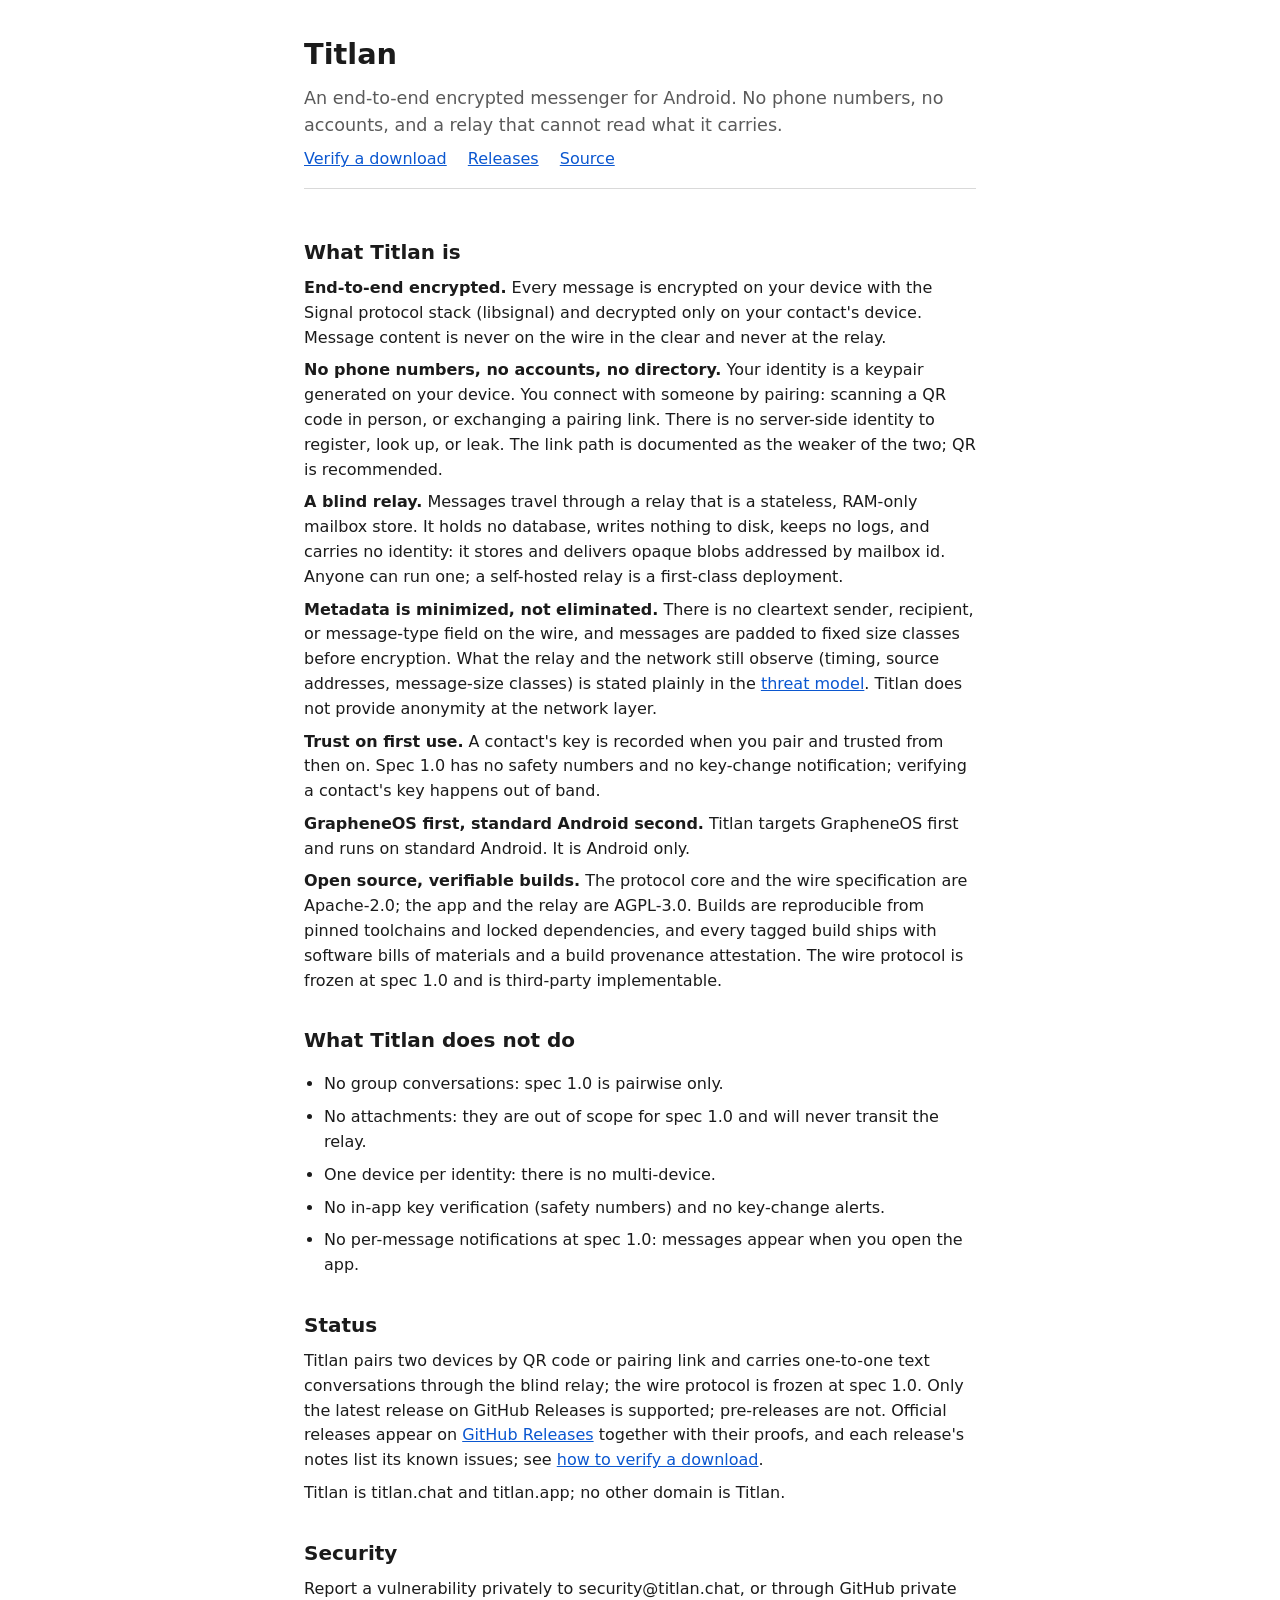
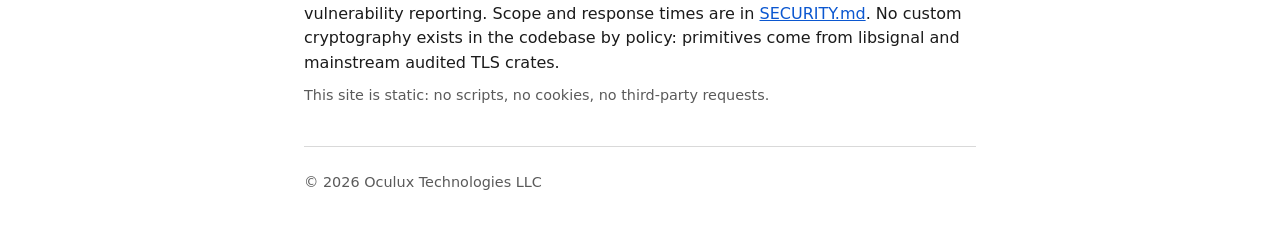
<file: site/index.html>
<!-- SPDX-License-Identifier: AGPL-3.0-only -->
<!-- SPDX-FileCopyrightText: 2026 Oculux Technologies LLC -->
<!DOCTYPE html>
<html lang="en">
<head>
  <meta charset="utf-8">
  <meta name="viewport" content="width=device-width, initial-scale=1">
  <meta name="color-scheme" content="light dark">
  <title>Titlan</title>
  <link rel="stylesheet" href="style.css">
</head>
<body>
  <header>
    <h1>Titlan</h1>
    <p class="lead">An end-to-end encrypted messenger for Android. No phone numbers, no accounts, and a relay that cannot read what it carries.</p>
    <nav>
      <a href="verify.html">Verify a download</a>
      <a href="https://github.com/Titlan-chat/titlan/releases">Releases</a>
      <a href="https://github.com/Titlan-chat/titlan">Source</a>
    </nav>
  </header>
  <main>
    <h2>What Titlan is</h2>
    <p><strong>End-to-end encrypted.</strong> Every message is encrypted on your device with the Signal protocol stack (libsignal) and decrypted only on your contact's device. Message content is never on the wire in the clear and never at the relay.</p>
    <p><strong>No phone numbers, no accounts, no directory.</strong> Your identity is a keypair generated on your device. You connect with someone by pairing: scanning a QR code in person, or exchanging a pairing link. There is no server-side identity to register, look up, or leak. The link path is documented as the weaker of the two; QR is recommended.</p>
    <p><strong>A blind relay.</strong> Messages travel through a relay that is a stateless, RAM-only mailbox store. It holds no database, writes nothing to disk, keeps no logs, and carries no identity: it stores and delivers opaque blobs addressed by mailbox id. Anyone can run one; a self-hosted relay is a first-class deployment.</p>
    <p><strong>Metadata is minimized, not eliminated.</strong> There is no cleartext sender, recipient, or message-type field on the wire, and messages are padded to fixed size classes before encryption. What the relay and the network still observe (timing, source addresses, message-size classes) is stated plainly in the <a href="https://github.com/Titlan-chat/titlan/blob/main/docs/threat-model.md">threat model</a>. Titlan does not provide anonymity at the network layer.</p>
    <p><strong>Trust on first use.</strong> A contact's key is recorded when you pair and trusted from then on. Spec 1.0 has no safety numbers and no key-change notification; verifying a contact's key happens out of band.</p>
    <p><strong>GrapheneOS first, standard Android second.</strong> Titlan targets GrapheneOS first and runs on standard Android. It is Android only.</p>
    <p><strong>Open source, verifiable builds.</strong> The protocol core and the wire specification are Apache-2.0; the app and the relay are AGPL-3.0. Builds are reproducible from pinned toolchains and locked dependencies, and every tagged build ships with software bills of materials and a build provenance attestation. The wire protocol is frozen at spec 1.0 and is third-party implementable.</p>
    <h2>What Titlan does not do</h2>
    <ul>
      <li>No group conversations: spec 1.0 is pairwise only.</li>
      <li>No attachments: they are out of scope for spec 1.0 and will never transit the relay.</li>
      <li>One device per identity: there is no multi-device.</li>
      <li>No in-app key verification (safety numbers) and no key-change alerts.</li>
      <li>No per-message notifications at spec 1.0: messages appear when you open the app.</li>
    </ul>
    <h2>Status</h2>
    <p>Titlan pairs two devices by QR code or pairing link and carries one-to-one text conversations through the blind relay; the wire protocol is frozen at spec 1.0. Only the latest release on GitHub Releases is supported; pre-releases are not. Official releases appear on <a href="https://github.com/Titlan-chat/titlan/releases">GitHub Releases</a> together with their proofs, and each release's notes list its known issues; see <a href="verify.html">how to verify a download</a>.</p>
    <p>Titlan is titlan.chat and titlan.app; no other domain is Titlan.</p>
    <h2>Security</h2>
    <p>Report a vulnerability privately to <!--email_off-->security@titlan.chat<!--email_on-->, or through GitHub private vulnerability reporting. Scope and response times are in <a href="https://github.com/Titlan-chat/titlan/blob/main/SECURITY.md">SECURITY.md</a>. No custom cryptography exists in the codebase by policy: primitives come from libsignal and mainstream audited TLS crates.</p>
    <p class="note">This site is static: no scripts, no cookies, no third-party requests.</p>
  </main>
  <footer>
    <p>© 2026 Oculux Technologies LLC</p>
  </footer>
</body>
</html>
</file>
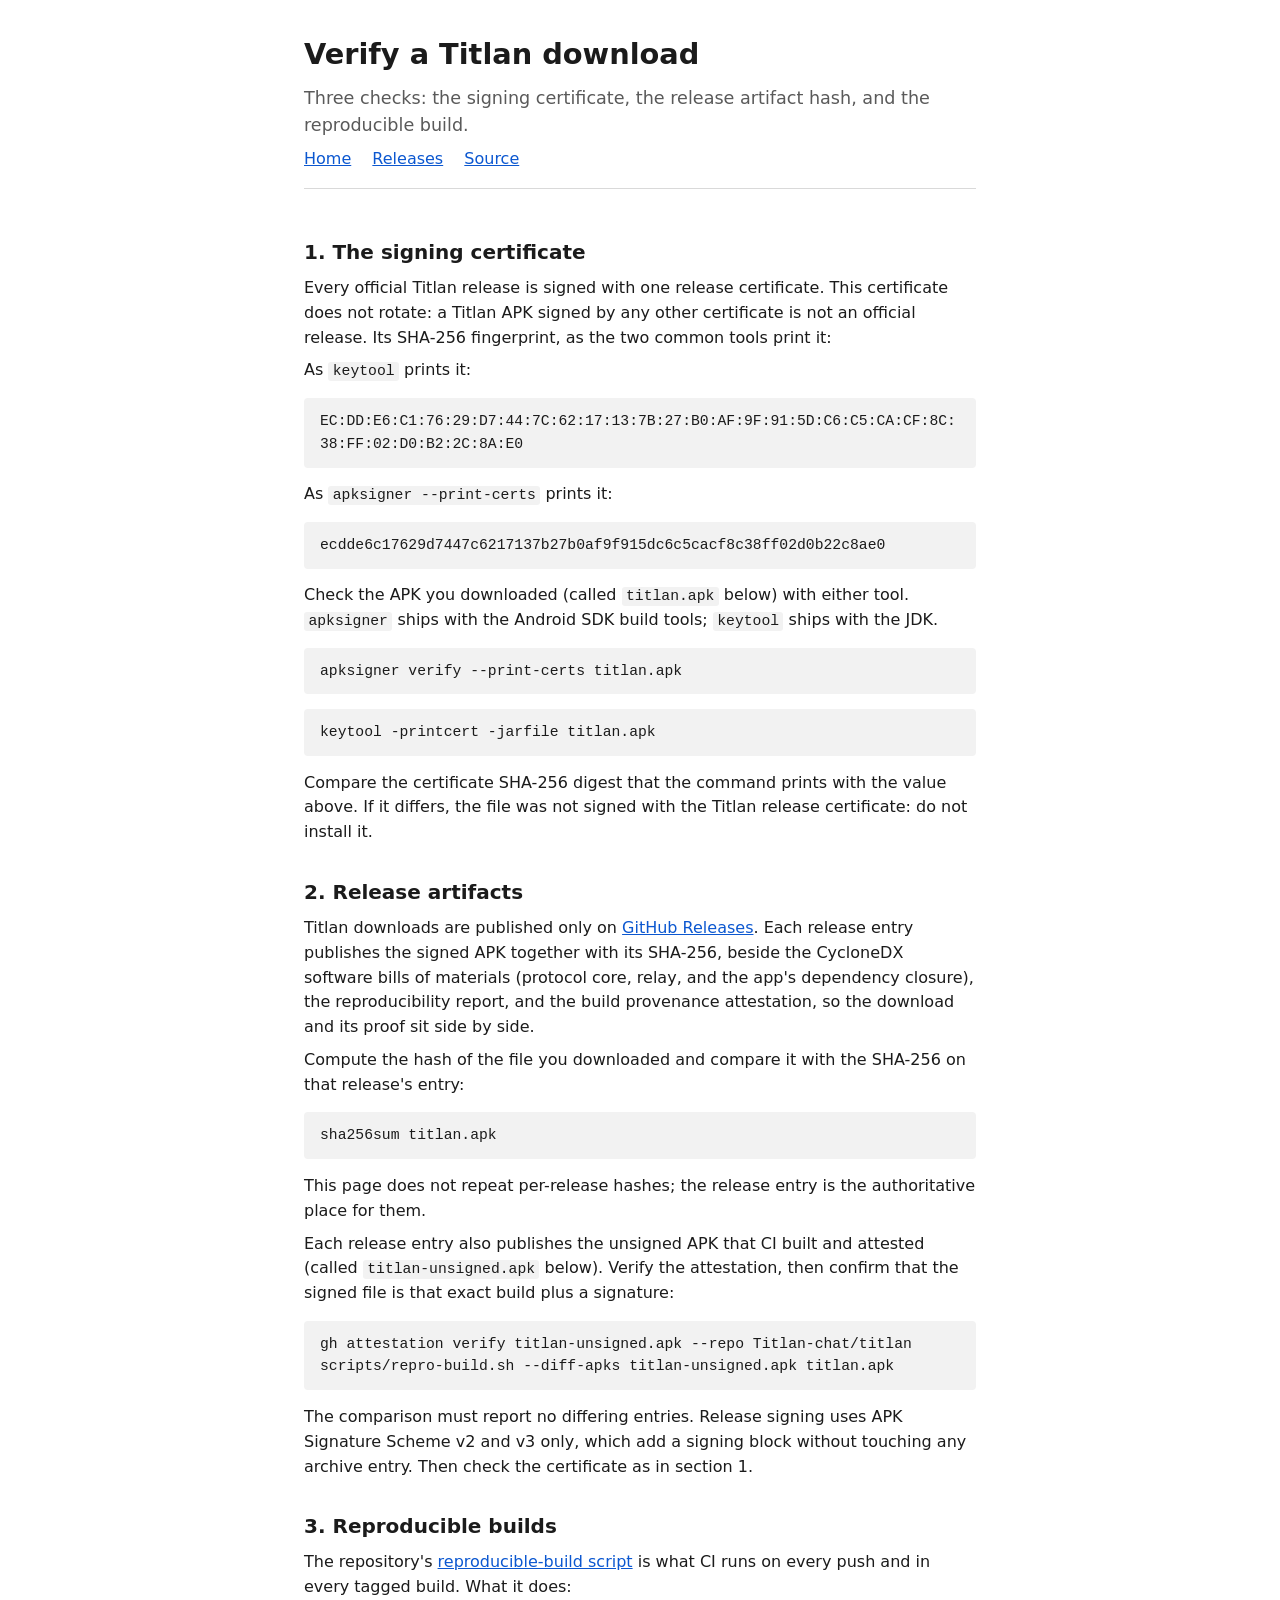
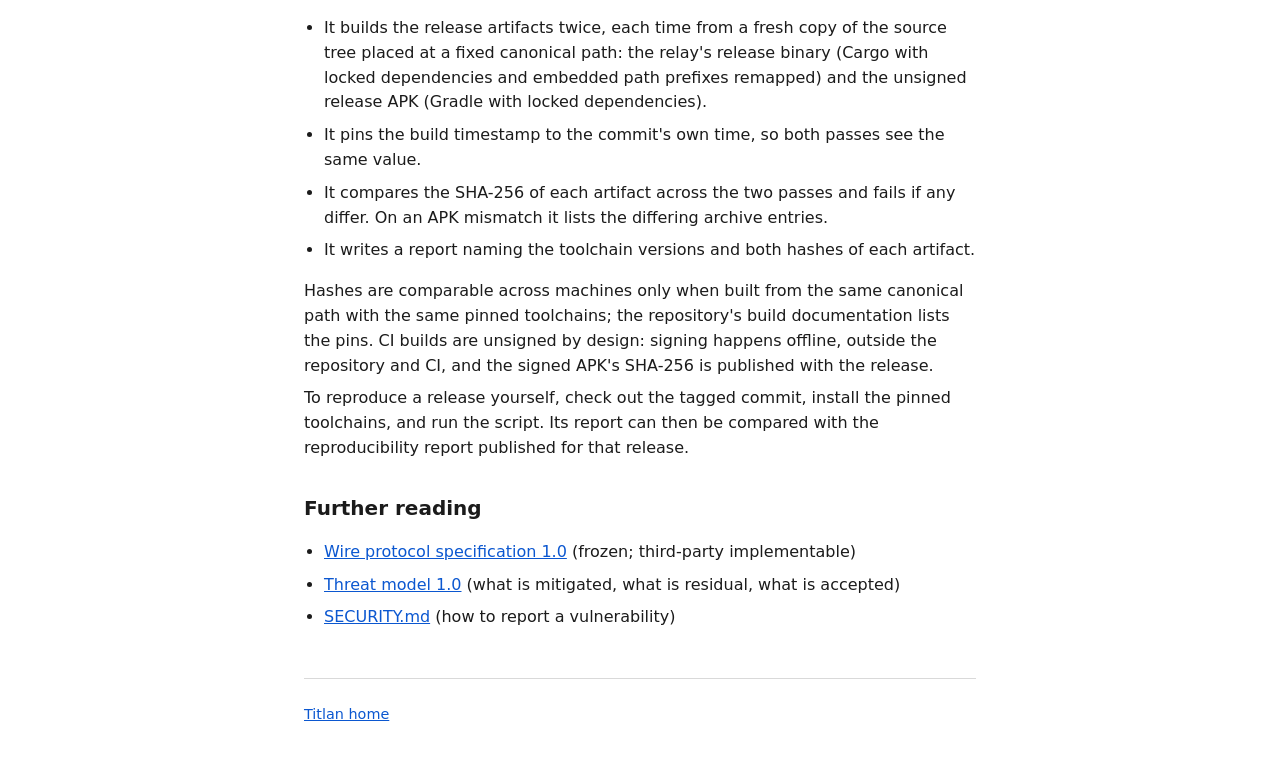
<file: site/verify.html>
<!-- SPDX-License-Identifier: AGPL-3.0-only -->
<!-- SPDX-FileCopyrightText: 2026 Oculux Technologies LLC -->
<!DOCTYPE html>
<html lang="en">
<head>
  <meta charset="utf-8">
  <meta name="viewport" content="width=device-width, initial-scale=1">
  <meta name="color-scheme" content="light dark">
  <title>Verify a Titlan download</title>
  <link rel="stylesheet" href="style.css">
</head>
<body>
  <header>
    <h1>Verify a Titlan download</h1>
    <p class="lead">Three checks: the signing certificate, the release artifact hash, and the reproducible build.</p>
    <nav>
      <a href="index.html">Home</a>
      <a href="https://github.com/Titlan-chat/titlan/releases">Releases</a>
      <a href="https://github.com/Titlan-chat/titlan">Source</a>
    </nav>
  </header>
  <main>
    <h2>1. The signing certificate</h2>
    <p>Every official Titlan release is signed with one release certificate. This certificate does not rotate: a Titlan APK signed by any other certificate is not an official release. Its SHA-256 fingerprint, as the two common tools print it:</p>
    <p>As <code>keytool</code> prints it:</p>
    <pre class="fingerprint">EC:DD:E6:C1:76:29:D7:44:7C:62:17:13:7B:27:B0:AF:9F:91:5D:C6:C5:CA:CF:8C:38:FF:02:D0:B2:2C:8A:E0</pre>
    <p>As <code>apksigner --print-certs</code> prints it:</p>
    <pre class="fingerprint">ecdde6c17629d7447c6217137b27b0af9f915dc6c5cacf8c38ff02d0b22c8ae0</pre>
    <p>Check the APK you downloaded (called <code>titlan.apk</code> below) with either tool. <code>apksigner</code> ships with the Android SDK build tools; <code>keytool</code> ships with the JDK.</p>
    <pre>apksigner verify --print-certs titlan.apk</pre>
    <pre>keytool -printcert -jarfile titlan.apk</pre>
    <p>Compare the certificate SHA-256 digest that the command prints with the value above. If it differs, the file was not signed with the Titlan release certificate: do not install it.</p>
    <h2>2. Release artifacts</h2>
    <p>Titlan downloads are published only on <a href="https://github.com/Titlan-chat/titlan/releases">GitHub Releases</a>. Each release entry publishes the signed APK together with its SHA-256, beside the CycloneDX software bills of materials (protocol core, relay, and the app's dependency closure), the reproducibility report, and the build provenance attestation, so the download and its proof sit side by side.</p>
    <p>Compute the hash of the file you downloaded and compare it with the SHA-256 on that release's entry:</p>
    <pre>sha256sum titlan.apk</pre>
    <p>This page does not repeat per-release hashes; the release entry is the authoritative place for them.</p>
    <p>Each release entry also publishes the unsigned APK that CI built and attested (called <code>titlan-unsigned.apk</code> below). Verify the attestation, then confirm that the signed file is that exact build plus a signature:</p>
    <pre>gh attestation verify titlan-unsigned.apk --repo Titlan-chat/titlan
scripts/repro-build.sh --diff-apks titlan-unsigned.apk titlan.apk</pre>
    <p>The comparison must report no differing entries. Release signing uses APK Signature Scheme v2 and v3 only, which add a signing block without touching any archive entry. Then check the certificate as in section 1.</p>
    <h2>3. Reproducible builds</h2>
    <p>The repository's <a href="https://github.com/Titlan-chat/titlan/blob/main/scripts/repro-build.sh">reproducible-build script</a> is what CI runs on every push and in every tagged build. What it does:</p>
    <ul>
      <li>It builds the release artifacts twice, each time from a fresh copy of the source tree placed at a fixed canonical path: the relay's release binary (Cargo with locked dependencies and embedded path prefixes remapped) and the unsigned release APK (Gradle with locked dependencies).</li>
      <li>It pins the build timestamp to the commit's own time, so both passes see the same value.</li>
      <li>It compares the SHA-256 of each artifact across the two passes and fails if any differ. On an APK mismatch it lists the differing archive entries.</li>
      <li>It writes a report naming the toolchain versions and both hashes of each artifact.</li>
    </ul>
    <p>Hashes are comparable across machines only when built from the same canonical path with the same pinned toolchains; the repository's build documentation lists the pins. CI builds are unsigned by design: signing happens offline, outside the repository and CI, and the signed APK's SHA-256 is published with the release.</p>
    <p>To reproduce a release yourself, check out the tagged commit, install the pinned toolchains, and run the script. Its report can then be compared with the reproducibility report published for that release.</p>
    <h2>Further reading</h2>
    <ul>
      <li><a href="https://github.com/Titlan-chat/titlan/blob/main/proto/envelope.md">Wire protocol specification 1.0</a> (frozen; third-party implementable)</li>
      <li><a href="https://github.com/Titlan-chat/titlan/blob/main/docs/threat-model.md">Threat model 1.0</a> (what is mitigated, what is residual, what is accepted)</li>
      <li><a href="https://github.com/Titlan-chat/titlan/blob/main/SECURITY.md">SECURITY.md</a> (how to report a vulnerability)</li>
    </ul>
  </main>
  <footer>
    <p><a href="index.html">Titlan home</a></p>
  </footer>
</body>
</html>
</file>
<file: site/style.css>
/* SPDX-License-Identifier: AGPL-3.0-only */
/* SPDX-FileCopyrightText: 2026 Oculux Technologies LLC */

:root {
  color-scheme: light dark;
  --bg: #ffffff;
  --fg: #1b1b1b;
  --muted: #5a5a5a;
  --line: #d9d9d9;
  --link: #0b57d0;
  --code-bg: #f2f2f2;
}
@media (prefers-color-scheme: dark) {
  :root {
    --bg: #121212;
    --fg: #e6e6e6;
    --muted: #a8a8a8;
    --line: #333333;
    --link: #8ab4f8;
    --code-bg: #1e1e1e;
  }
}
html {
  font-family: system-ui, -apple-system, "Segoe UI", Roboto, "Helvetica Neue", Arial, sans-serif;
  font-size: 100%;
  line-height: 1.55;
  background: var(--bg);
  color: var(--fg);
}
body {
  margin: 0;
  padding: 0 1rem;
}
header, main, footer {
  max-width: 42rem;
  margin: 0 auto;
}
header {
  padding: 2rem 0 1rem;
  border-bottom: 1px solid var(--line);
}
main {
  padding: 1rem 0 2rem;
}
footer {
  padding: 1rem 0 2rem;
  border-top: 1px solid var(--line);
  color: var(--muted);
  font-size: 0.9rem;
}
h1 {
  font-size: 1.8rem;
  margin: 0 0 0.25rem;
}
h2 {
  font-size: 1.25rem;
  margin: 2rem 0 0.5rem;
}
p, li {
  margin: 0.5rem 0;
}
.lead {
  font-size: 1.1rem;
  color: var(--muted);
}
.note {
  color: var(--muted);
  font-size: 0.9rem;
}
a {
  color: var(--link);
}
nav a {
  margin-right: 1rem;
}
ul {
  padding-left: 1.25rem;
}
code, pre {
  font-family: ui-monospace, SFMono-Regular, Menlo, Consolas, "Liberation Mono", monospace;
  font-size: 0.92em;
}
pre {
  background: var(--code-bg);
  padding: 0.75rem 1rem;
  border-radius: 4px;
  overflow-x: auto;
}
code {
  background: var(--code-bg);
  padding: 0.1em 0.3em;
  border-radius: 3px;
}
pre code {
  background: none;
  padding: 0;
}
.fingerprint {
  white-space: pre-wrap;
  word-break: break-all;
}
</file>
